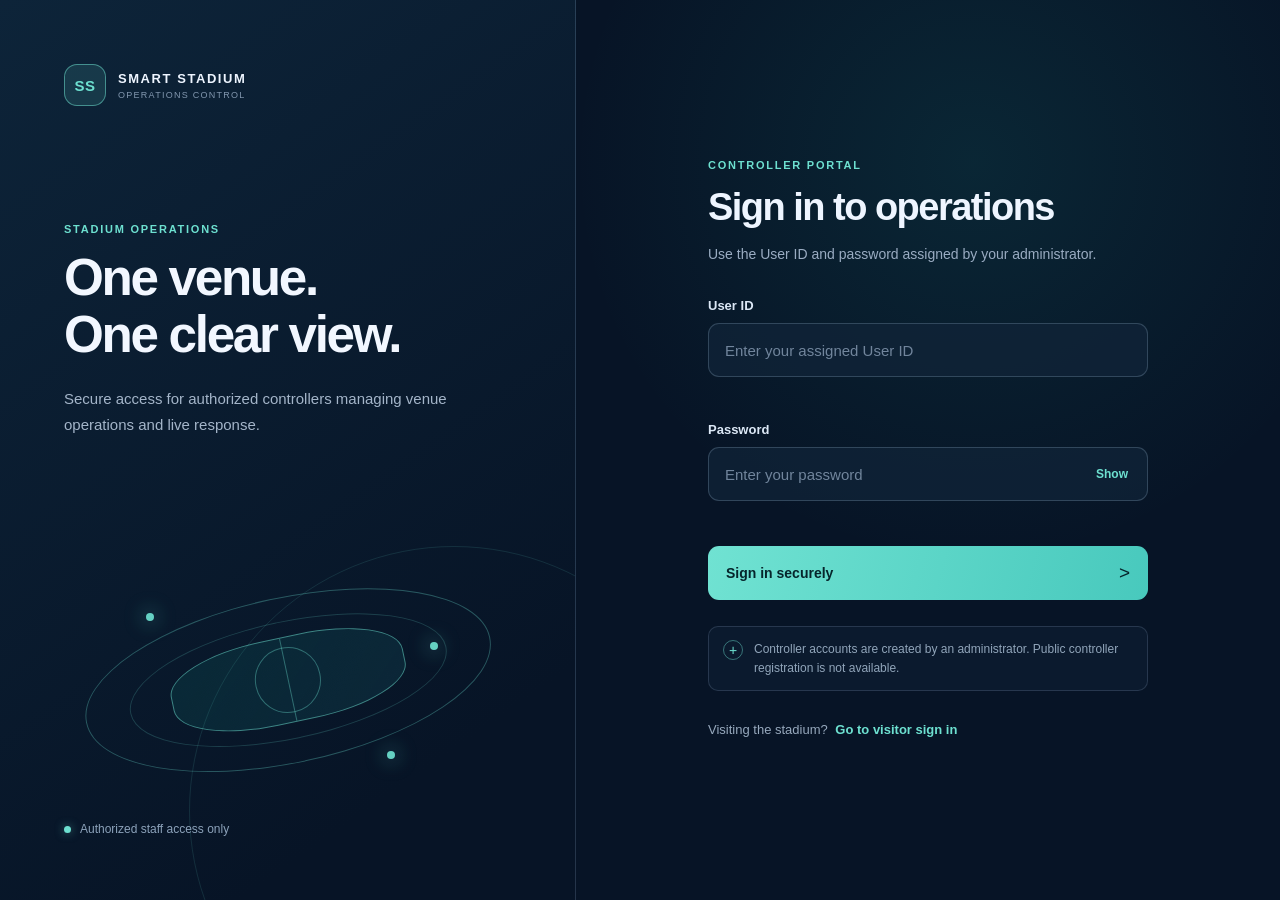
<file: frontend/operations-dashboard/index.html>
<!DOCTYPE html>
<html lang="en">
<head>
    <meta charset="UTF-8">
    <meta name="viewport" content="width=device-width, initial-scale=1.0">
    <meta name="theme-color" content="#08111f">
    <meta name="api-base-url" content="http://127.0.0.1:8000">
    <title>Operations Control Center | Smart Stadium</title>
    <link rel="stylesheet" href="operations.css">
    <script src="operations.js" defer></script>
</head>
<body class="auth-pending">
    <div class="app-shell">
        <aside class="sidebar" id="operations-sidebar" aria-label="Operations sidebar">
            <a class="brand" href="#overview" aria-label="Smart Stadium Operations home">
                <span class="brand-mark">SS</span>
                <span class="brand-copy">
                    <strong>SMART STADIUM</strong>
                    <small>OPERATIONS</small>
                </span>
            </a>

            <div class="venue-status">
                <span class="status-dot" aria-hidden="true"></span>
                <span>CONTROL CENTER</span>
                <span class="live-label">LIVE</span>
            </div>

            <nav class="primary-nav" aria-label="Operations navigation">
                <a class="nav-link is-active" href="#overview">
                    <span class="nav-icon" aria-hidden="true">▦</span>
                    <span>Overview</span>
                </a>
                <a class="nav-link" href="#gates">
                    <span class="nav-icon" aria-hidden="true">⇄</span>
                    <span>Gate management</span>
                </a>
                <a class="nav-link" href="#staff">
                    <span class="nav-icon" aria-hidden="true">♙</span>
                    <span>Staff management</span>
                </a>
                <a class="nav-link" href="#incidents">
                    <span class="nav-icon" aria-hidden="true">!</span>
                    <span>Incidents</span>
                    <span class="nav-count" id="nav-incident-count">3</span>
                </a>
                <a class="nav-link" href="#emergency">
                    <span class="nav-icon" aria-hidden="true">✚</span>
                    <span>Emergency response</span>
                </a>
                <a class="nav-link" href="#facilities">
                    <span class="nav-icon" aria-hidden="true">⌂</span>
                    <span>Facilities</span>
                </a>
            </nav>

            <div class="sidebar-footer">
                <span class="operator-avatar" aria-hidden="true">AM</span>
                <span class="operator-copy">
                    <strong>Alex Morgan</strong>
                    <small>Operations lead</small>
                </span>
                <span class="operator-state" title="On duty" aria-label="On duty"></span>
                <button class="sidebar-logout" id="dashboard-logout" type="button" aria-label="Sign out" title="Sign out" disabled>↪</button>
            </div>
        </aside>

        <button class="sidebar-backdrop" id="sidebar-backdrop" type="button" aria-label="Close navigation" aria-hidden="true" tabindex="-1"></button>

        <div class="main-shell">
            <header class="topbar">
                <button class="menu-toggle" id="menu-toggle" type="button" aria-label="Open navigation" aria-controls="operations-sidebar" aria-expanded="false">
                    <span></span><span></span><span></span>
                </button>
                <div class="breadcrumbs">
                    <span>Operations</span>
                    <span class="breadcrumb-divider" aria-hidden="true">/</span>
                    <strong>Control center</strong>
                </div>
                <div class="topbar-meta">
                    <span class="shift-indicator"><span class="status-dot" aria-hidden="true"></span> Shift A · On duty</span>
                    <span class="topbar-divider" aria-hidden="true"></span>
                    <time id="current-time">--:--</time>
                </div>
            </header>

            <main class="content">
                <section class="page-heading" id="overview" aria-labelledby="page-title">
                    <div>
                        <p class="eyebrow">STADIUM OPERATIONS</p>
                        <h1 id="page-title">Control center</h1>
                        <p class="page-description">A live operational snapshot for stadium teams and response staff.</p>
                    </div>
                    <span class="demo-tag"><span class="status-dot" aria-hidden="true"></span> Frontend demonstration data</span>
                </section>

                <section class="overview-grid" aria-label="Operations overview">
                    <article class="metric-card">
                        <div class="metric-top">
                            <span class="metric-icon staff-icon" aria-hidden="true">♙</span>
                            <span class="metric-caption">CURRENT SHIFT</span>
                        </div>
                        <strong class="metric-value" id="staff-on-duty">12</strong>
                        <span class="metric-label">Staff on duty</span>
                    </article>
                    <article class="metric-card">
                        <div class="metric-top">
                            <span class="metric-icon security-icon" aria-hidden="true">◈</span>
                            <span class="metric-caption">DEPLOYED</span>
                        </div>
                        <strong class="metric-value" id="security-count">4</strong>
                        <span class="metric-label">Security personnel</span>
                    </article>
                    <article class="metric-card">
                        <div class="metric-top">
                            <span class="metric-icon medical-icon" aria-hidden="true">✚</span>
                            <span class="metric-caption">READY</span>
                        </div>
                        <strong class="metric-value" id="medical-count">3</strong>
                        <span class="metric-label">Medical team members</span>
                    </article>
                    <article class="metric-card metric-card-alert">
                        <div class="metric-top">
                            <span class="metric-icon incident-icon" aria-hidden="true">!</span>
                            <span class="metric-caption">REQUIRES ATTENTION</span>
                        </div>
                        <strong class="metric-value" id="active-incident-count">3</strong>
                        <span class="metric-label">Active incidents</span>
                    </article>
                    <article class="metric-card">
                        <div class="metric-top">
                            <span class="metric-icon gate-icon" aria-hidden="true">⇄</span>
                            <span class="metric-caption">OPEN OR BUSY</span>
                        </div>
                        <strong class="metric-value" id="operational-gate-count">5 <small>/ 6</small></strong>
                        <span class="metric-label">Gates operational</span>
                    </article>
                </section>

                <div class="primary-grid">
                    <section class="panel" id="gates" aria-labelledby="gates-title">
                        <div class="panel-heading">
                            <div>
                                <p class="eyebrow">ACCESS CONTROL</p>
                                <h2 id="gates-title">Gate management</h2>
                            </div>
                            <span class="panel-count">6 gates</span>
                        </div>
                        <div class="table-scroll">
                            <table class="operations-table">
                                <thead>
                                    <tr>
                                        <th scope="col">Gate</th>
                                        <th scope="col">Status</th>
                                        <th scope="col">Crowd level</th>
                                        <th scope="col">Security assigned</th>
                                    </tr>
                                </thead>
                                <tbody id="gate-table-body">
                                    <tr data-gate-status="Open">
                                        <td data-label="Gate"><span class="gate-id">G-01</span><strong>North Main Gate</strong></td>
                                        <td data-label="Status"><span class="status-pill status-open">Open</span></td>
                                        <td data-label="Crowd level"><span class="crowd-level crowd-low"><span></span>Low · 28%</span></td>
                                        <td data-label="Security assigned">Maya Chen <small>· 4 staff</small></td>
                                    </tr>
                                    <tr data-gate-status="Busy">
                                        <td data-label="Gate"><span class="gate-id">G-02</span><strong>East Concourse</strong></td>
                                        <td data-label="Status"><span class="status-pill status-busy">Busy</span></td>
                                        <td data-label="Crowd level"><span class="crowd-level crowd-high"><span></span>High · 82%</span></td>
                                        <td data-label="Security assigned">Omar Patel <small>· 6 staff</small></td>
                                    </tr>
                                    <tr data-gate-status="Open">
                                        <td data-label="Gate"><span class="gate-id">G-03</span><strong>South Plaza Gate</strong></td>
                                        <td data-label="Status"><span class="status-pill status-open">Open</span></td>
                                        <td data-label="Crowd level"><span class="crowd-level crowd-medium"><span></span>Moderate · 56%</span></td>
                                        <td data-label="Security assigned">Ethan Cole <small>· 3 staff</small></td>
                                    </tr>
                                    <tr data-gate-status="Closed">
                                        <td data-label="Gate"><span class="gate-id">G-04</span><strong>West Service Gate</strong></td>
                                        <td data-label="Status"><span class="status-pill status-closed">Closed</span></td>
                                        <td data-label="Crowd level"><span class="crowd-level crowd-low"><span></span>Low · 12%</span></td>
                                        <td data-label="Security assigned">Nia Brooks <small>· 2 staff</small></td>
                                    </tr>
                                    <tr data-gate-status="Open">
                                        <td data-label="Gate"><span class="gate-id">G-05</span><strong>VIP Entrance</strong></td>
                                        <td data-label="Status"><span class="status-pill status-open">Open</span></td>
                                        <td data-label="Crowd level"><span class="crowd-level crowd-low"><span></span>Low · 21%</span></td>
                                        <td data-label="Security assigned">Maya Chen <small>· 2 staff</small></td>
                                    </tr>
                                    <tr data-gate-status="Busy">
                                        <td data-label="Gate"><span class="gate-id">G-06</span><strong>Transit Gate</strong></td>
                                        <td data-label="Status"><span class="status-pill status-busy">Busy</span></td>
                                        <td data-label="Crowd level"><span class="crowd-level crowd-medium"><span></span>Moderate · 68%</span></td>
                                        <td data-label="Security assigned">Omar Patel <small>· 4 staff</small></td>
                                    </tr>
                                </tbody>
                            </table>
                        </div>
                    </section>

                    <section class="panel" id="incidents" aria-labelledby="incidents-title">
                        <div class="panel-heading">
                            <div>
                                <p class="eyebrow">RESPONSE QUEUE</p>
                                <h2 id="incidents-title">Incident management</h2>
                            </div>
                            <span class="panel-count" id="incident-summary">3 active</span>
                        </div>
                        <div class="table-scroll">
                            <table class="operations-table incident-table">
                                <thead>
                                    <tr>
                                        <th scope="col">Incident</th>
                                        <th scope="col">Priority</th>
                                        <th scope="col">Response team</th>
                                        <th scope="col">Status</th>
                                    </tr>
                                </thead>
                                <tbody id="incident-table-body">
                                    <tr data-incident-row data-status="In Progress">
                                        <td data-label="Incident"><span class="incident-id">INC-204</span><strong>Medical assistance requested</strong><small>East Stand · Section 112</small></td>
                                        <td data-label="Priority"><span class="priority-pill priority-high">High</span></td>
                                        <td data-label="Response team">Medical team A</td>
                                        <td data-label="Status">
                                            <select class="status-select" aria-label="Update status for INC-204" data-status="In Progress">
                                                <option>Reported</option><option selected>In Progress</option><option>Resolved</option>
                                            </select>
                                        </td>
                                    </tr>
                                    <tr data-incident-row data-status="Reported">
                                        <td data-label="Incident"><span class="incident-id">INC-203</span><strong>Queue buildup at entry</strong><small>East Concourse · Gate G-02</small></td>
                                        <td data-label="Priority"><span class="priority-pill priority-critical">Critical</span></td>
                                        <td data-label="Response team">Security team B</td>
                                        <td data-label="Status">
                                            <select class="status-select" aria-label="Update status for INC-203" data-status="Reported">
                                                <option selected>Reported</option><option>In Progress</option><option>Resolved</option>
                                            </select>
                                        </td>
                                    </tr>
                                    <tr data-incident-row data-status="Reported">
                                        <td data-label="Incident"><span class="incident-id">INC-202</span><strong>Spill reported in aisle</strong><small>North Concourse · Aisle 4</small></td>
                                        <td data-label="Priority"><span class="priority-pill priority-medium">Medium</span></td>
                                        <td data-label="Response team">Cleaning team 1</td>
                                        <td data-label="Status">
                                            <select class="status-select" aria-label="Update status for INC-202" data-status="Reported">
                                                <option selected>Reported</option><option>In Progress</option><option>Resolved</option>
                                            </select>
                                        </td>
                                    </tr>
                                    <tr data-incident-row data-status="Resolved">
                                        <td data-label="Incident"><span class="incident-id">INC-201</span><strong>Lost property assistance</strong><small>Guest services · West Lobby</small></td>
                                        <td data-label="Priority"><span class="priority-pill priority-low">Low</span></td>
                                        <td data-label="Response team">Guest services</td>
                                        <td data-label="Status">
                                            <select class="status-select" aria-label="Update status for INC-201" data-status="Resolved">
                                                <option>Reported</option><option>In Progress</option><option selected>Resolved</option>
                                            </select>
                                        </td>
                                    </tr>
                                </tbody>
                            </table>
                        </div>
                        <p class="panel-footnote">Changing an incident status updates this local demonstration only.</p>
                    </section>
                </div>

                <section class="panel" id="staff" aria-labelledby="staff-title">
                    <div class="panel-heading">
                        <div>
                            <p class="eyebrow">SHIFT ROSTER</p>
                            <h2 id="staff-title">Staff management</h2>
                        </div>
                        <span class="panel-count">12 team members</span>
                    </div>
                    <div class="table-scroll">
                        <table class="operations-table">
                            <thead>
                                <tr>
                                    <th scope="col">Staff member</th>
                                    <th scope="col">Team</th>
                                    <th scope="col">Assigned zone</th>
                                    <th scope="col">Availability</th>
                                </tr>
                            </thead>
                            <tbody id="staff-table-body">
                                <tr data-team="security"><td data-label="Staff member"><strong>Maya Chen</strong></td><td data-label="Team"><span class="team-tag team-security">Security</span></td><td data-label="Assigned zone">North Gate · G-01</td><td data-label="Availability"><span class="availability available">Available</span></td></tr>
                                <tr data-team="security"><td data-label="Staff member"><strong>Omar Patel</strong></td><td data-label="Team"><span class="team-tag team-security">Security</span></td><td data-label="Assigned zone">East Concourse · G-02</td><td data-label="Availability"><span class="availability assigned">Assigned</span></td></tr>
                                <tr data-team="security"><td data-label="Staff member"><strong>Ethan Cole</strong></td><td data-label="Team"><span class="team-tag team-security">Security</span></td><td data-label="Assigned zone">South Plaza · G-03</td><td data-label="Availability"><span class="availability available">Available</span></td></tr>
                                <tr data-team="security"><td data-label="Staff member"><strong>Nia Brooks</strong></td><td data-label="Team"><span class="team-tag team-security">Security</span></td><td data-label="Assigned zone">West Service Gate</td><td data-label="Availability"><span class="availability break">On break</span></td></tr>
                                <tr data-team="medical"><td data-label="Staff member"><strong>Dr. Lena Park</strong></td><td data-label="Team"><span class="team-tag team-medical">Medical</span></td><td data-label="Assigned zone">First aid · East Stand</td><td data-label="Availability"><span class="availability assigned">Responding</span></td></tr>
                                <tr data-team="medical"><td data-label="Staff member"><strong>Sam Rivera</strong></td><td data-label="Team"><span class="team-tag team-medical">Medical</span></td><td data-label="Assigned zone">Medical post · Gate G-03</td><td data-label="Availability"><span class="availability available">Available</span></td></tr>
                                <tr data-team="medical"><td data-label="Staff member"><strong>Noah Kim</strong></td><td data-label="Team"><span class="team-tag team-medical">Medical</span></td><td data-label="Assigned zone">North concourse clinic</td><td data-label="Availability"><span class="availability available">Available</span></td></tr>
                                <tr data-team="cleaning"><td data-label="Staff member"><strong>Tara Singh</strong></td><td data-label="Team"><span class="team-tag team-cleaning">Cleaning</span></td><td data-label="Assigned zone">North Concourse · Aisle 4</td><td data-label="Availability"><span class="availability assigned">Responding</span></td></tr>
                                <tr data-team="cleaning"><td data-label="Staff member"><strong>Leo Martin</strong></td><td data-label="Team"><span class="team-tag team-cleaning">Cleaning</span></td><td data-label="Assigned zone">South Plaza facilities</td><td data-label="Availability"><span class="availability available">Available</span></td></tr>
                                <tr data-team="ground"><td data-label="Staff member"><strong>Ava Ortiz</strong></td><td data-label="Team"><span class="team-tag team-ground">Ground operations</span></td><td data-label="Assigned zone">Field perimeter</td><td data-label="Availability"><span class="availability available">Available</span></td></tr>
                                <tr data-team="ground"><td data-label="Staff member"><strong>Jae Wilson</strong></td><td data-label="Team"><span class="team-tag team-ground">Ground operations</span></td><td data-label="Assigned zone">West service tunnel</td><td data-label="Availability"><span class="availability assigned">Assigned</span></td></tr>
                                <tr data-team="ground"><td data-label="Staff member"><strong>Victor Stone</strong></td><td data-label="Team"><span class="team-tag team-ground">Ground operations</span></td><td data-label="Assigned zone">Loading dock · North</td><td data-label="Availability"><span class="availability available">Available</span></td></tr>
                            </tbody>
                        </table>
                    </div>
                </section>

                <div class="secondary-grid">
                    <section class="panel" id="emergency" aria-labelledby="emergency-title">
                        <div class="panel-heading">
                            <div>
                                <p class="eyebrow">SAFETY & RESPONSE</p>
                                <h2 id="emergency-title">Emergency response</h2>
                            </div>
                            <span class="status-pill status-open">Ready</span>
                        </div>
                        <div class="response-group">
                            <h3>Emergency exits</h3>
                            <ul class="status-list">
                                <li><span><strong>North exits</strong><small>Upper concourse · E-01, E-02</small></span><span class="status-pill status-open">Clear</span></li>
                                <li><span><strong>East exits</strong><small>East stand · E-03, E-04</small></span><span class="status-pill status-busy">Monitored</span></li>
                                <li><span><strong>South exit</strong><small>South plaza · E-05</small></span><span class="status-pill status-open">Clear</span></li>
                            </ul>
                        </div>
                        <div class="response-group">
                            <h3>Medical assistance locations</h3>
                            <ul class="status-list">
                                <li><span><strong>First aid station</strong><small>East Stand · Section 112</small></span><span class="status-pill status-busy">Responding</span></li>
                                <li><span><strong>Medical post</strong><small>South Gate · G-03</small></span><span class="status-pill status-open">Available</span></li>
                            </ul>
                        </div>
                        <div class="team-readiness">
                            <span><span class="status-dot" aria-hidden="true"></span> Response teams</span>
                            <strong>3 available <small>· 1 responding</small></strong>
                        </div>
                    </section>

                    <section class="panel" id="facilities" aria-labelledby="facilities-title">
                        <div class="panel-heading">
                            <div>
                                <p class="eyebrow">VENUE SERVICES</p>
                                <h2 id="facilities-title">Facility management</h2>
                            </div>
                            <span class="panel-count">6 monitored assets</span>
                        </div>
                        <div class="table-scroll">
                            <table class="operations-table facility-table">
                                <thead>
                                    <tr>
                                        <th scope="col">Facility</th>
                                        <th scope="col">Location</th>
                                        <th scope="col">Status</th>
                                        <th scope="col">Operations note</th>
                                    </tr>
                                </thead>
                                <tbody>
                                    <tr><td data-label="Facility"><strong>Washrooms</strong></td><td data-label="Location">North Concourse</td><td data-label="Status"><span class="status-pill status-open">Available</span></td><td data-label="Operations note">Routine checks complete</td></tr>
                                    <tr><td data-label="Facility"><strong>Washrooms</strong></td><td data-label="Location">East Stand · Level 2</td><td data-label="Status"><span class="status-pill status-busy">Maintenance</span></td><td data-label="Operations note">Cleaning team assigned</td></tr>
                                    <tr><td data-label="Facility"><strong>Food outlets</strong></td><td data-label="Location">East Concourse</td><td data-label="Status"><span class="status-pill status-busy">Busy</span></td><td data-label="Operations note">Queue monitoring active</td></tr>
                                    <tr><td data-label="Facility"><strong>Parking</strong></td><td data-label="Location">Lot P1 · North</td><td data-label="Status"><span class="status-pill status-open">Available</span></td><td data-label="Operations note">Spaces available</td></tr>
                                    <tr><td data-label="Facility"><strong>Medical station</strong></td><td data-label="Location">South Gate · G-03</td><td data-label="Status"><span class="status-pill status-open">Staffed</span></td><td data-label="Operations note">Medical team on site</td></tr>
                                    <tr><td data-label="Facility"><strong>Emergency exit</strong></td><td data-label="Location">North Concourse · E-01</td><td data-label="Status"><span class="status-pill status-open">Clear</span></td><td data-label="Operations note">Route inspection complete</td></tr>
                                </tbody>
                            </table>
                        </div>
                    </section>
                </div>
                <footer class="page-footer">Smart Stadium Operations · Demonstration interface · No live backend connection</footer>
            </main>
        </div>
    </div>
</body>
</html>
</file>
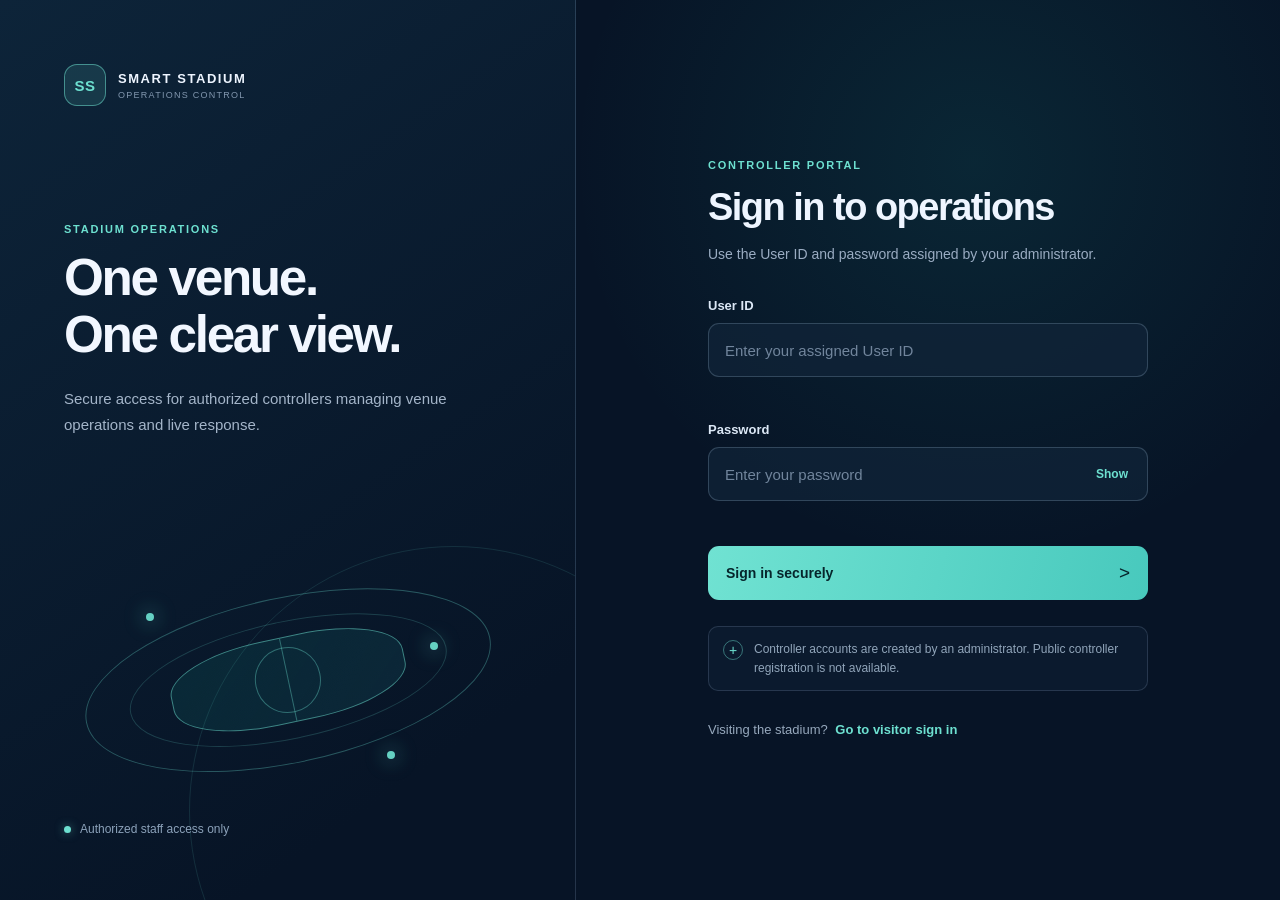
<file: frontend/auth/controller-login.html>
<!DOCTYPE html>
<html lang="en">
<head>
    <meta charset="UTF-8">
    <meta name="viewport" content="width=device-width, initial-scale=1.0">
    <meta name="api-base-url" content="http://127.0.0.1:8000">
    <meta name="theme-color" content="#071426">
    <title>Controller Sign In | Smart Stadium</title>
    <link rel="stylesheet" href="controller-login.css">
    <script src="controller-login.js" defer></script>
</head>
<body>
    <main class="controller-page">
        <section class="brand-panel" aria-label="Smart Stadium operations">
            <a class="brand" href="controller-login.html" aria-label="Smart Stadium controller sign in">
                <span class="brand-mark" aria-hidden="true">SS</span>
                <span class="brand-copy">
                    <strong>SMART STADIUM</strong>
                    <small>OPERATIONS CONTROL</small>
                </span>
            </a>

            <div class="brand-message">
                <p class="eyebrow">STADIUM OPERATIONS</p>
                <h1>One venue.<br>One clear view.</h1>
                <p>Secure access for authorized controllers managing venue operations and live response.</p>
            </div>

            <div class="venue-graphic" aria-hidden="true">
                <span class="venue-orbit orbit-outer"></span>
                <span class="venue-orbit orbit-inner"></span>
                <span class="venue-field">
                    <span class="field-line"></span>
                    <span class="field-center"></span>
                </span>
                <span class="signal signal-one"></span>
                <span class="signal signal-two"></span>
                <span class="signal signal-three"></span>
            </div>

            <p class="panel-note"><span class="live-dot"></span> Authorized staff access only</p>
        </section>

        <section class="login-panel" aria-labelledby="login-title">
            <div class="login-card">
                <div class="mobile-brand">
                    <span class="brand-mark" aria-hidden="true">SS</span>
                    <strong>SMART STADIUM</strong>
                </div>

                <p class="eyebrow">CONTROLLER PORTAL</p>
                <h2 id="login-title">Sign in to operations</h2>
                <p class="intro-copy">Use the User ID and password assigned by your administrator.</p>

                <form id="controller-login-form" novalidate>
                    <div class="field-group">
                        <label for="controller-user-id">User ID</label>
                        <input
                            id="controller-user-id"
                            name="user_id"
                            type="text"
                            autocomplete="username"
                            autocapitalize="none"
                            spellcheck="false"
                            maxlength="64"
                            placeholder="Enter your assigned User ID"
                            aria-describedby="user-id-error"
                            required
                        >
                        <p id="user-id-error" class="field-error" aria-live="polite"></p>
                    </div>

                    <div class="field-group">
                        <label for="controller-password">Password</label>
                        <div class="password-control">
                            <input
                                id="controller-password"
                                name="password"
                                type="password"
                                autocomplete="current-password"
                                placeholder="Enter your password"
                                aria-describedby="password-error"
                                required
                            >
                            <button
                                id="toggle-password"
                                class="visibility-button"
                                type="button"
                                aria-label="Show password"
                                aria-pressed="false"
                            >Show</button>
                        </div>
                        <p id="password-error" class="field-error" aria-live="polite"></p>
                    </div>

                    <button id="submit-login" class="primary-button" type="submit">
                        <span id="submit-label">Sign in securely</span>
                        <span class="button-arrow" aria-hidden="true">&gt;</span>
                    </button>
                </form>

                <p id="login-message" class="login-message" role="status" aria-live="polite" hidden></p>

                <div class="access-note">
                    <span class="lock-mark" aria-hidden="true">+</span>
                    <p>Controller accounts are created by an administrator. Public controller registration is not available.</p>
                </div>

                <p class="visitor-link">
                    Visiting the stadium?
                    <a href="user-login.html">Go to visitor sign in</a>
                </p>
            </div>
        </section>
    </main>
</body>
</html>
</file>
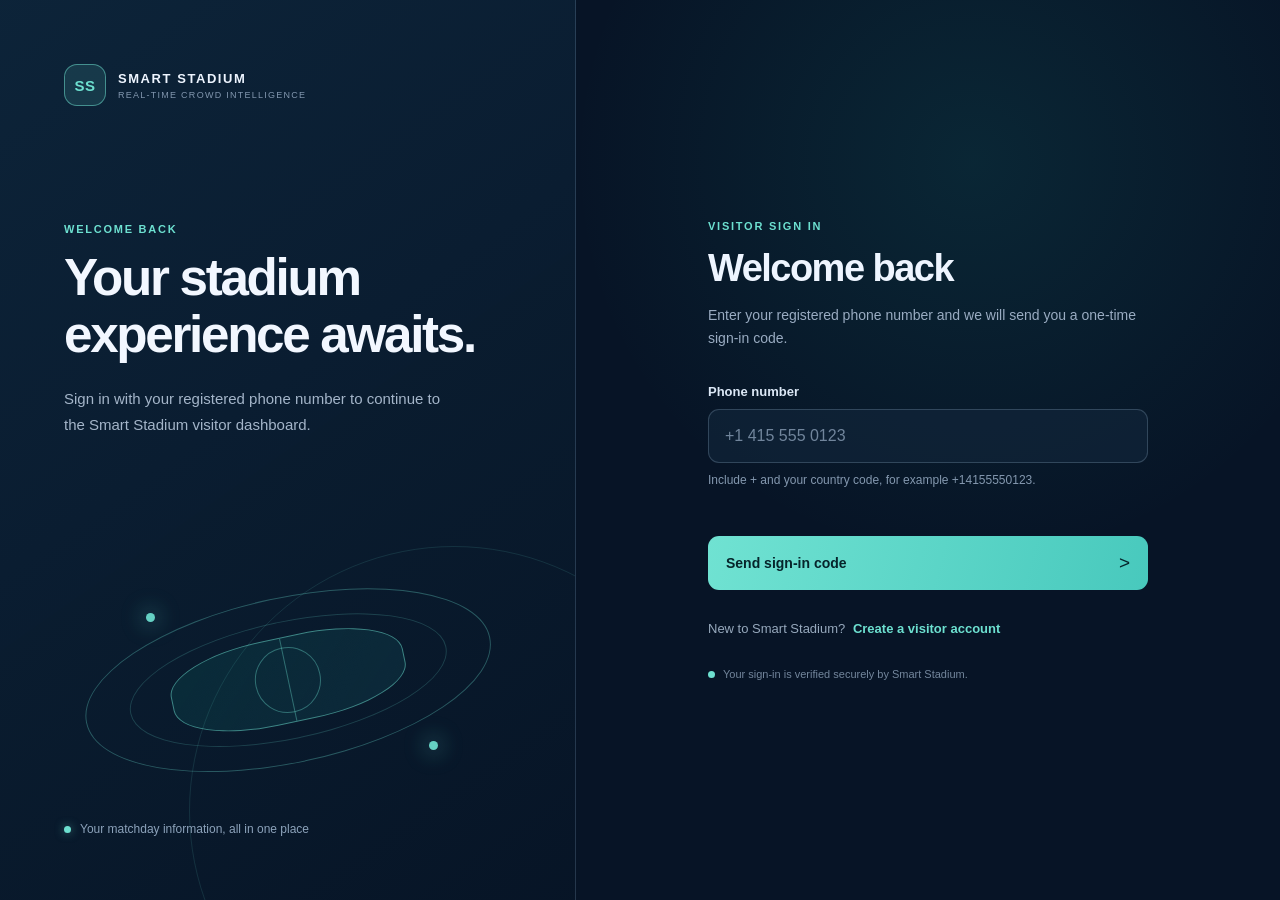
<file: frontend/auth/user-login.html>
<!DOCTYPE html>
<html lang="en">
<head>
    <meta charset="UTF-8">
    <meta name="viewport" content="width=device-width, initial-scale=1.0">
    <meta name="api-base-url" content="http://127.0.0.1:8000">
    <meta name="theme-color" content="#071426">
    <title>Visitor Sign In | Smart Stadium</title>
    <link rel="stylesheet" href="user-login.css">
    <script src="user-login.js" defer></script>
</head>
<body>
    <div class="auth-page" data-auth-mode="login" data-resend-cooldown="60">
        <aside class="welcome-panel">
            <a class="brand" href="../index.html" aria-label="Smart Stadium dashboard">
                <span class="brand-mark" aria-hidden="true">SS</span>
                <span class="brand-name">
                    <strong>SMART STADIUM</strong>
                    <small>REAL-TIME CROWD INTELLIGENCE</small>
                </span>
            </a>

            <div class="welcome-copy">
                <p class="eyebrow">WELCOME BACK</p>
                <h2>Your stadium<br>experience awaits.</h2>
                <p>Sign in with your registered phone number to continue to the Smart Stadium visitor dashboard.</p>
            </div>

            <div class="stadium-art" aria-hidden="true">
                <span class="art-ring art-ring-outer"></span>
                <span class="art-ring art-ring-inner"></span>
                <span class="art-pitch">
                    <span class="pitch-midline"></span>
                    <span class="pitch-circle"></span>
                </span>
                <span class="art-light art-light-one"></span>
                <span class="art-light art-light-two"></span>
            </div>

            <p class="welcome-footnote"><span class="status-dot"></span> Your matchday information, all in one place</p>
        </aside>

        <main class="form-region">
            <section class="auth-card" aria-labelledby="page-title">
                <div class="mobile-brand">
                    <span class="brand-mark" aria-hidden="true">SS</span>
                    <strong>SMART STADIUM</strong>
                </div>

                <p class="eyebrow">VISITOR SIGN IN</p>
                <h1 id="page-title">Welcome back</h1>
                <p class="intro-copy">Enter your registered phone number and we will send you a one-time sign-in code.</p>

                <div id="phone-step" class="auth-step">
                    <form id="phone-form" novalidate>
                        <label for="phone-number">Phone number</label>
                        <input
                            id="phone-number"
                            name="phone_number"
                            type="tel"
                            inputmode="tel"
                            autocomplete="tel"
                            placeholder="+1 415 555 0123"
                            maxlength="20"
                            aria-describedby="phone-hint phone-error"
                            required
                        >
                        <p id="phone-hint" class="field-hint">Include + and your country code, for example +14155550123.</p>
                        <p id="phone-error" class="field-error" aria-live="polite"></p>

                        <button id="request-otp" class="primary-button" type="submit">
                            <span>Send sign-in code</span>
                            <span class="button-arrow" aria-hidden="true">&gt;</span>
                        </button>
                    </form>
                </div>

                <div id="otp-step" class="auth-step" hidden>
                    <form id="otp-form" novalidate>
                        <label for="otp-code">Verification code</label>
                        <input
                            id="otp-code"
                            name="code"
                            type="text"
                            inputmode="numeric"
                            autocomplete="one-time-code"
                            pattern="[0-9]{6}"
                            maxlength="6"
                            placeholder="6 digits"
                            aria-describedby="otp-hint otp-error"
                            required
                        >
                        <p id="otp-hint" class="field-hint">Enter the 6-digit code sent to <strong id="phone-display"></strong>.</p>
                        <p id="otp-error" class="field-error" aria-live="polite"></p>

                        <button id="verify-otp" class="primary-button" type="submit">
                            <span>Sign in securely</span>
                            <span class="button-arrow" aria-hidden="true">&gt;</span>
                        </button>
                    </form>

                    <div class="otp-actions">
                        <button id="resend-otp" class="text-button" type="button" disabled>Resend code in 60s</button>
                        <button id="change-phone" class="text-button" type="button">Use a different number</button>
                    </div>
                </div>

                <p id="form-message" class="form-message" role="status" aria-live="polite" hidden></p>

                <p class="auth-switch">
                    New to Smart Stadium?
                    <a href="user-signup.html">Create a visitor account</a>
                </p>
                <p class="security-note"><span aria-hidden="true"></span> Your sign-in is verified securely by Smart Stadium.</p>
            </section>
        </main>
    </div>
</body>
</html>
</file>
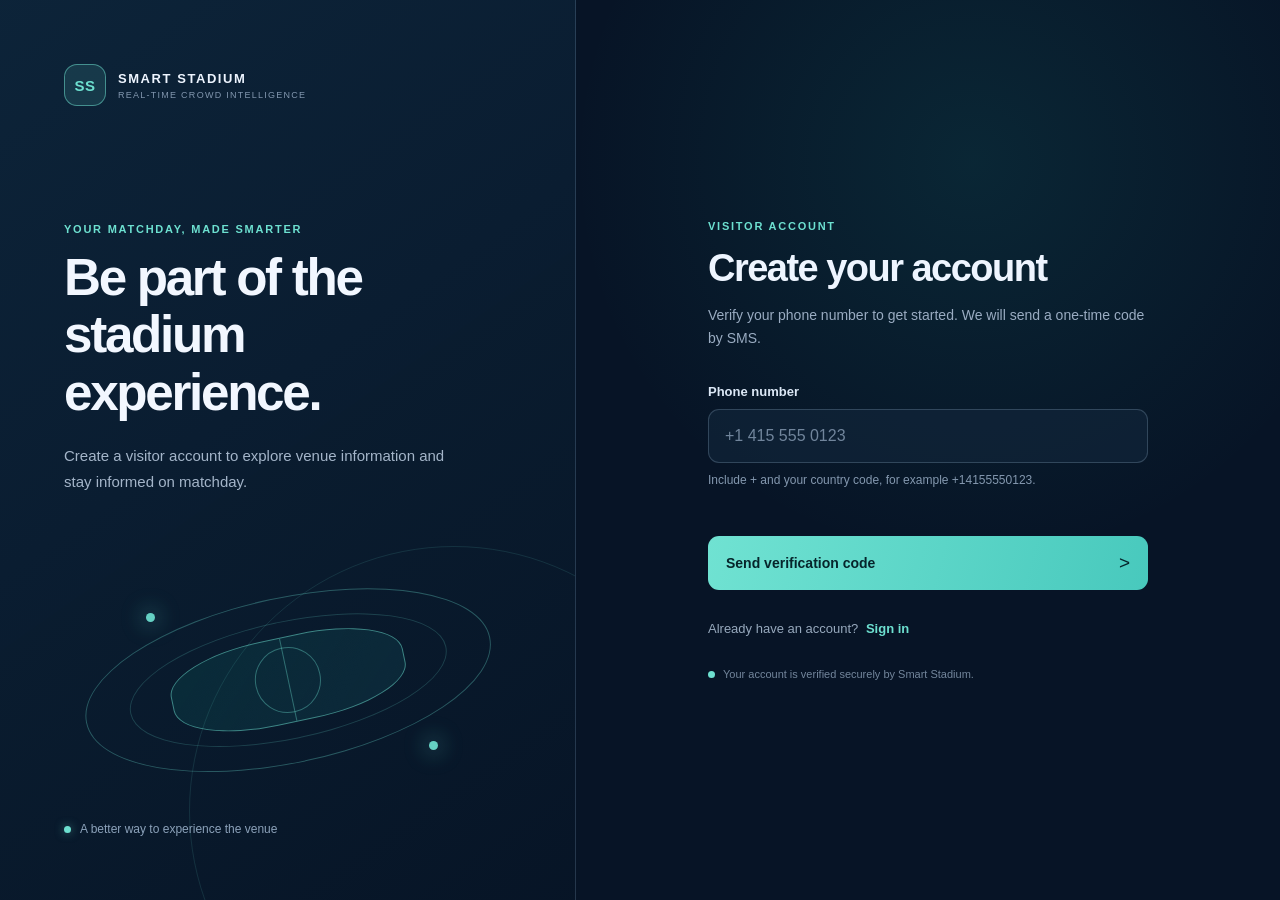
<file: frontend/auth/user-signup.html>
<!DOCTYPE html>
<html lang="en">
<head>
    <meta charset="UTF-8">
    <meta name="viewport" content="width=device-width, initial-scale=1.0">
    <meta name="api-base-url" content="http://127.0.0.1:8000">
    <meta name="theme-color" content="#071426">
    <title>Visitor Sign Up | Smart Stadium</title>
    <link rel="stylesheet" href="user-login.css">
    <script src="user-login.js" defer></script>
</head>
<body>
    <div class="auth-page" data-auth-mode="signup" data-resend-cooldown="60">
        <aside class="welcome-panel">
            <a class="brand" href="../index.html" aria-label="Smart Stadium dashboard">
                <span class="brand-mark" aria-hidden="true">SS</span>
                <span class="brand-name">
                    <strong>SMART STADIUM</strong>
                    <small>REAL-TIME CROWD INTELLIGENCE</small>
                </span>
            </a>

            <div class="welcome-copy">
                <p class="eyebrow">YOUR MATCHDAY, MADE SMARTER</p>
                <h2>Be part of the<br>stadium experience.</h2>
                <p>Create a visitor account to explore venue information and stay informed on matchday.</p>
            </div>

            <div class="stadium-art" aria-hidden="true">
                <span class="art-ring art-ring-outer"></span>
                <span class="art-ring art-ring-inner"></span>
                <span class="art-pitch">
                    <span class="pitch-midline"></span>
                    <span class="pitch-circle"></span>
                </span>
                <span class="art-light art-light-one"></span>
                <span class="art-light art-light-two"></span>
            </div>

            <p class="welcome-footnote"><span class="status-dot"></span> A better way to experience the venue</p>
        </aside>

        <main class="form-region">
            <section class="auth-card" aria-labelledby="page-title">
                <div class="mobile-brand">
                    <span class="brand-mark" aria-hidden="true">SS</span>
                    <strong>SMART STADIUM</strong>
                </div>

                <p class="eyebrow">VISITOR ACCOUNT</p>
                <h1 id="page-title">Create your account</h1>
                <p class="intro-copy">Verify your phone number to get started. We will send a one-time code by SMS.</p>

                <div id="phone-step" class="auth-step">
                    <form id="phone-form" novalidate>
                        <label for="phone-number">Phone number</label>
                        <input
                            id="phone-number"
                            name="phone_number"
                            type="tel"
                            inputmode="tel"
                            autocomplete="tel"
                            placeholder="+1 415 555 0123"
                            maxlength="20"
                            aria-describedby="phone-hint phone-error"
                            required
                        >
                        <p id="phone-hint" class="field-hint">Include + and your country code, for example +14155550123.</p>
                        <p id="phone-error" class="field-error" aria-live="polite"></p>

                        <button id="request-otp" class="primary-button" type="submit">
                            <span>Send verification code</span>
                            <span class="button-arrow" aria-hidden="true">&gt;</span>
                        </button>
                    </form>
                </div>

                <div id="otp-step" class="auth-step" hidden>
                    <form id="otp-form" novalidate>
                        <label for="otp-code">Verification code</label>
                        <input
                            id="otp-code"
                            name="code"
                            type="text"
                            inputmode="numeric"
                            autocomplete="one-time-code"
                            pattern="[0-9]{6}"
                            maxlength="6"
                            placeholder="6 digits"
                            aria-describedby="otp-hint otp-error"
                            required
                        >
                        <p id="otp-hint" class="field-hint">Enter the 6-digit code sent to <strong id="phone-display"></strong>.</p>
                        <p id="otp-error" class="field-error" aria-live="polite"></p>

                        <button id="verify-otp" class="primary-button" type="submit">
                            <span>Create visitor account</span>
                            <span class="button-arrow" aria-hidden="true">&gt;</span>
                        </button>
                    </form>

                    <div class="otp-actions">
                        <button id="resend-otp" class="text-button" type="button" disabled>Resend code in 60s</button>
                        <button id="change-phone" class="text-button" type="button">Use a different number</button>
                    </div>
                </div>

                <p id="form-message" class="form-message" role="status" aria-live="polite" hidden></p>

                <p class="auth-switch">
                    Already have an account?
                    <a href="user-login.html">Sign in</a>
                </p>
                <p class="security-note"><span aria-hidden="true"></span> Your account is verified securely by Smart Stadium.</p>
            </section>
        </main>
    </div>
</body>
</html>
</file>
<file: frontend/operations-dashboard/operations.css>
:root {
    color-scheme: dark;
    --page: #08111f;
    --sidebar: #0b1524;
    --panel: #111d2d;
    --panel-raised: #162438;
    --line: #233247;
    --line-soft: rgba(148, 163, 184, 0.13);
    --text: #e7eef8;
    --muted: #91a1b6;
    --faint: #64748b;
    --blue: #53a8ff;
    --green: #41d5a0;
    --amber: #f5b84b;
    --red: #fb7185;
    font-family: Inter, ui-sans-serif, system-ui, -apple-system, BlinkMacSystemFont, "Segoe UI", sans-serif;
}

* {
    box-sizing: border-box;
}

html {
    min-width: 320px;
    scroll-behavior: smooth;
    scroll-padding-top: 88px;
}

body {
    min-width: 320px;
    min-height: 100vh;
    margin: 0;
    background: var(--page);
    color: var(--text);
    font-size: 14px;
}

body.auth-pending {
    visibility: hidden;
}

button,
select {
    font: inherit;
}

button,
a,
select {
    -webkit-tap-highlight-color: transparent;
}

a {
    color: inherit;
    text-decoration: none;
}

button:focus-visible,
a:focus-visible,
select:focus-visible {
    outline: 2px solid var(--blue);
    outline-offset: 3px;
}

.app-shell {
    min-height: 100vh;
}

.sidebar {
    position: fixed;
    z-index: 20;
    inset: 0 auto 0 0;
    display: flex;
    width: 252px;
    flex-direction: column;
    padding: 24px 16px 16px;
    border-right: 1px solid var(--line-soft);
    background: var(--sidebar);
}

.brand {
    display: flex;
    min-height: 48px;
    align-items: center;
    gap: 12px;
    padding: 0 8px;
}

.brand-mark {
    display: grid;
    width: 38px;
    height: 38px;
    flex: 0 0 38px;
    place-items: center;
    border: 1px solid rgba(83, 168, 255, 0.3);
    border-radius: 12px;
    background: linear-gradient(145deg, rgba(83, 168, 255, 0.2), rgba(83, 168, 255, 0.05));
    color: #a6d4ff;
    font-size: 13px;
    font-weight: 800;
    letter-spacing: 0.04em;
}

.brand-copy,
.operator-copy {
    display: grid;
    min-width: 0;
    gap: 3px;
}

.brand-copy strong {
    font-size: 12px;
    letter-spacing: 0.09em;
}

.brand-copy small {
    color: var(--blue);
    font-size: 10px;
    font-weight: 700;
    letter-spacing: 0.16em;
}

.venue-status {
    display: flex;
    min-height: 36px;
    align-items: center;
    gap: 8px;
    margin: 34px 4px 16px;
    padding: 0 10px;
    border: 1px solid var(--line-soft);
    border-radius: 9px;
    color: var(--muted);
    font-size: 9px;
    font-weight: 700;
    letter-spacing: 0.1em;
}

.status-dot {
    display: inline-block;
    width: 7px;
    height: 7px;
    flex: 0 0 7px;
    border-radius: 50%;
    background: var(--green);
    box-shadow: 0 0 12px rgba(65, 213, 160, 0.38);
}

.live-label {
    margin-left: auto;
    color: var(--green);
}

.primary-nav {
    display: grid;
    gap: 5px;
}

.nav-link {
    display: flex;
    min-height: 44px;
    align-items: center;
    gap: 12px;
    padding: 0 11px;
    border: 1px solid transparent;
    border-radius: 9px;
    color: #a7b5c8;
    font-size: 12px;
    font-weight: 550;
    transition: background-color 140ms ease, color 140ms ease, border-color 140ms ease;
}

.nav-link:hover {
    background: rgba(148, 163, 184, 0.08);
    color: var(--text);
}

.nav-link.is-active {
    border-color: rgba(83, 168, 255, 0.16);
    background: rgba(83, 168, 255, 0.12);
    color: #c9e5ff;
}

.nav-icon {
    display: grid;
    width: 20px;
    height: 20px;
    flex: 0 0 20px;
    place-items: center;
    color: #92a6bd;
    font-size: 18px;
    line-height: 1;
}

.nav-link.is-active .nav-icon {
    color: var(--blue);
}

.nav-count {
    display: grid;
    min-width: 20px;
    height: 20px;
    margin-left: auto;
    padding: 0 5px;
    place-items: center;
    border-radius: 99px;
    background: rgba(251, 113, 133, 0.15);
    color: #ff9aa9;
    font-size: 10px;
    font-weight: 700;
}

.sidebar-footer {
    display: flex;
    min-height: 64px;
    align-items: center;
    gap: 10px;
    margin-top: auto;
    padding: 12px 7px 0;
    border-top: 1px solid var(--line-soft);
}

.operator-avatar {
    display: grid;
    width: 34px;
    height: 34px;
    flex: 0 0 34px;
    place-items: center;
    border-radius: 50%;
    background: #243650;
    color: #c5d9f1;
    font-size: 10px;
    font-weight: 750;
}

.operator-copy strong {
    font-size: 11px;
}

.operator-copy small {
    color: var(--muted);
    font-size: 10px;
}

.operator-state {
    width: 7px;
    height: 7px;
    margin-left: auto;
    border-radius: 50%;
    background: var(--green);
}

.sidebar-logout {
    display: grid;
    width: 34px;
    height: 34px;
    flex: 0 0 34px;
    place-items: center;
    margin-left: 4px;
    padding: 0;
    border: 1px solid var(--line);
    border-radius: 8px;
    background: var(--panel);
    color: var(--muted);
    font-size: 16px;
    cursor: pointer;
}

.sidebar-logout:hover:not(:disabled) {
    border-color: var(--red);
    color: #ff9aa9;
}

.sidebar-logout:disabled {
    cursor: wait;
    opacity: 0.65;
}

.main-shell {
    min-width: 0;
    min-height: 100vh;
    margin-left: 252px;
}

.topbar {
    position: sticky;
    z-index: 10;
    top: 0;
    display: flex;
    min-height: 64px;
    align-items: center;
    justify-content: space-between;
    gap: 16px;
    padding: 0 32px;
    border-bottom: 1px solid var(--line-soft);
    background: rgba(8, 17, 31, 0.92);
    backdrop-filter: blur(14px);
}

.breadcrumbs {
    display: flex;
    min-width: 0;
    align-items: center;
    gap: 10px;
    color: var(--muted);
    font-size: 12px;
}

.breadcrumbs strong {
    color: #dce7f4;
    font-weight: 600;
}

.breadcrumb-divider,
.topbar-divider {
    color: #43536a;
}

.topbar-meta {
    display: flex;
    align-items: center;
    gap: 16px;
    color: #a9b7c9;
    font-size: 11px;
    white-space: nowrap;
}

.shift-indicator {
    display: inline-flex;
    align-items: center;
    gap: 8px;
}

.topbar-meta time {
    min-width: 54px;
    color: #dce7f4;
    font-variant-numeric: tabular-nums;
}

.menu-toggle,
.sidebar-backdrop {
    display: none;
}

.content {
    display: grid;
    width: min(100%, 1600px);
    gap: 20px;
    margin: 0 auto;
    padding: 30px 32px 24px;
}

.page-heading {
    display: flex;
    align-items: flex-end;
    justify-content: space-between;
    gap: 20px;
    scroll-margin-top: 88px;
}

.eyebrow {
    margin: 0 0 7px;
    color: #7d93ad;
    font-size: 9px;
    font-weight: 750;
    letter-spacing: 0.15em;
}

h1,
h2,
h3,
p {
    margin-top: 0;
}

.page-heading h1 {
    margin: 0;
    font-size: clamp(24px, 3vw, 30px);
    font-weight: 680;
    letter-spacing: -0.035em;
}

.page-description {
    margin: 7px 0 0;
    color: var(--muted);
    font-size: 12px;
}

.demo-tag {
    display: inline-flex;
    min-height: 30px;
    align-items: center;
    gap: 8px;
    padding: 0 10px;
    border: 1px solid var(--line);
    border-radius: 99px;
    color: #aebbd0;
    font-size: 10px;
    white-space: nowrap;
}

.demo-tag .status-dot {
    width: 6px;
    height: 6px;
    flex-basis: 6px;
}

.overview-grid {
    display: grid;
    grid-template-columns: repeat(5, minmax(0, 1fr));
    gap: 12px;
}

.metric-card {
    display: grid;
    min-width: 0;
    min-height: 132px;
    align-content: space-between;
    gap: 10px;
    padding: 16px;
    border: 1px solid var(--line-soft);
    border-radius: 12px;
    background: linear-gradient(145deg, rgba(22, 36, 56, 0.92), rgba(17, 29, 45, 0.98));
}

.metric-card-alert {
    border-color: rgba(251, 113, 133, 0.2);
}

.metric-top {
    display: flex;
    align-items: center;
    justify-content: space-between;
    gap: 8px;
}

.metric-icon {
    display: grid;
    width: 30px;
    height: 30px;
    place-items: center;
    border-radius: 9px;
    background: rgba(83, 168, 255, 0.12);
    color: #91caff;
    font-size: 17px;
}

.security-icon {
    background: rgba(167, 139, 250, 0.12);
    color: #c4b5fd;
}

.medical-icon {
    background: rgba(65, 213, 160, 0.12);
    color: #73e5bb;
}

.incident-icon {
    background: rgba(251, 113, 133, 0.13);
    color: #ff9bab;
}

.gate-icon {
    background: rgba(245, 184, 75, 0.12);
    color: #ffd17a;
}

.metric-caption {
    color: #74869d;
    font-size: 8px;
    font-weight: 750;
    letter-spacing: 0.1em;
    text-align: right;
}

.metric-value {
    font-size: 26px;
    font-weight: 680;
    letter-spacing: -0.04em;
    line-height: 1;
    font-variant-numeric: tabular-nums;
}

.metric-value small {
    color: var(--muted);
    font-size: 14px;
    font-weight: 500;
    letter-spacing: 0;
}

.metric-label {
    color: #aab8ca;
    font-size: 11px;
}

.primary-grid,
.secondary-grid {
    display: grid;
    grid-template-columns: minmax(0, 1fr) minmax(0, 1fr);
    align-items: start;
    gap: 16px;
}

.panel {
    min-width: 0;
    padding: 18px;
    border: 1px solid var(--line-soft);
    border-radius: 13px;
    background: var(--panel);
    scroll-margin-top: 82px;
}

.panel-heading {
    display: flex;
    min-height: 42px;
    align-items: center;
    justify-content: space-between;
    gap: 12px;
    margin-bottom: 16px;
}

.panel-heading .eyebrow {
    margin-bottom: 5px;
}

.panel-heading h2 {
    margin: 0;
    font-size: 15px;
    font-weight: 620;
    letter-spacing: -0.015em;
}

.panel-count {
    color: var(--muted);
    font-size: 10px;
    white-space: nowrap;
}

.table-scroll {
    min-width: 0;
    overflow-x: auto;
    overscroll-behavior-x: contain;
    scrollbar-color: #3a4b61 transparent;
}

.operations-table {
    width: 100%;
    border-collapse: collapse;
    text-align: left;
}

.operations-table th {
    padding: 9px 10px;
    border-bottom: 1px solid var(--line);
    color: #72849b;
    font-size: 9px;
    font-weight: 700;
    letter-spacing: 0.07em;
    text-transform: uppercase;
    white-space: nowrap;
}

.operations-table td {
    padding: 11px 10px;
    border-bottom: 1px solid var(--line-soft);
    color: #c5d1df;
    font-size: 10px;
    vertical-align: middle;
}

.operations-table tbody tr:last-child td {
    border-bottom: 0;
}

.operations-table td strong {
    display: block;
    color: #e2eaf4;
    font-size: 10px;
    font-weight: 600;
}

.operations-table td small {
    color: #8293a8;
    font-size: 9px;
}

.gate-id,
.incident-id {
    display: block;
    margin-bottom: 3px;
    color: #7fa8d4;
    font-size: 8px;
    font-weight: 750;
    letter-spacing: 0.06em;
}

.status-pill,
.priority-pill,
.team-tag,
.availability {
    display: inline-flex;
    min-height: 22px;
    align-items: center;
    justify-content: center;
    padding: 2px 8px;
    border: 1px solid transparent;
    border-radius: 99px;
    font-size: 9px;
    font-weight: 650;
    white-space: nowrap;
}

.status-open,
.available {
    border-color: rgba(65, 213, 160, 0.17);
    background: rgba(65, 213, 160, 0.1);
    color: #71e1b5;
}

.status-busy,
.assigned {
    border-color: rgba(245, 184, 75, 0.17);
    background: rgba(245, 184, 75, 0.1);
    color: #ffd079;
}

.status-closed {
    border-color: rgba(148, 163, 184, 0.17);
    background: rgba(148, 163, 184, 0.1);
    color: #aab6c6;
}

.priority-low {
    background: rgba(65, 213, 160, 0.1);
    color: #71e1b5;
}

.priority-medium {
    background: rgba(83, 168, 255, 0.12);
    color: #99ccff;
}

.priority-high {
    background: rgba(245, 184, 75, 0.12);
    color: #ffd079;
}

.priority-critical {
    background: rgba(251, 113, 133, 0.13);
    color: #ff9bab;
}

.crowd-level {
    display: inline-flex;
    align-items: center;
    gap: 6px;
    white-space: nowrap;
}

.crowd-level > span {
    width: 6px;
    height: 6px;
    border-radius: 50%;
    background: currentColor;
}

.crowd-low {
    color: #71e1b5;
}

.crowd-medium {
    color: #ffd079;
}

.crowd-high {
    color: #ff9bab;
}

.status-select {
    width: 132px;
    min-height: 34px;
    padding: 0 25px 0 9px;
    border: 1px solid var(--line);
    border-radius: 7px;
    background: #0c1726;
    color: #dce7f4;
    font-size: 10px;
}

.status-select[data-status="Reported"] {
    border-color: rgba(251, 113, 133, 0.35);
}

.status-select[data-status="In Progress"] {
    border-color: rgba(245, 184, 75, 0.35);
}

.status-select[data-status="Resolved"] {
    border-color: rgba(65, 213, 160, 0.35);
}

.panel-footnote {
    margin: 13px 0 0;
    color: #72849b;
    font-size: 9px;
    line-height: 1.5;
}

.team-tag {
    min-height: 21px;
}

.team-security {
    background: rgba(167, 139, 250, 0.1);
    color: #c4b5fd;
}

.team-medical {
    background: rgba(65, 213, 160, 0.1);
    color: #71e1b5;
}

.team-cleaning {
    background: rgba(83, 168, 255, 0.1);
    color: #99ccff;
}

.team-ground {
    background: rgba(245, 184, 75, 0.1);
    color: #ffd079;
}

.break {
    border-color: rgba(148, 163, 184, 0.16);
    background: rgba(148, 163, 184, 0.08);
    color: #aab6c6;
}

.response-group + .response-group {
    margin-top: 18px;
    padding-top: 16px;
    border-top: 1px solid var(--line-soft);
}

.response-group h3 {
    margin: 0 0 9px;
    color: #9aabc0;
    font-size: 10px;
    font-weight: 650;
}

.status-list {
    display: grid;
    gap: 2px;
    margin: 0;
    padding: 0;
    list-style: none;
}

.status-list li {
    display: flex;
    min-width: 0;
    align-items: center;
    justify-content: space-between;
    gap: 10px;
    padding: 9px 0;
}

.status-list li > span:first-child {
    display: grid;
    min-width: 0;
    gap: 4px;
}

.status-list strong {
    color: #dce7f4;
    font-size: 10px;
    font-weight: 600;
}

.status-list small {
    color: #8293a8;
    font-size: 9px;
    overflow-wrap: anywhere;
}

.team-readiness {
    display: flex;
    align-items: center;
    justify-content: space-between;
    gap: 10px;
    margin-top: 16px;
    padding: 12px;
    border: 1px solid var(--line-soft);
    border-radius: 9px;
    background: rgba(8, 17, 31, 0.55);
    color: #bac8d8;
    font-size: 10px;
}

.team-readiness > span {
    display: inline-flex;
    align-items: center;
    gap: 8px;
}

.team-readiness strong {
    color: #71e1b5;
    font-size: 10px;
    white-space: nowrap;
}

.team-readiness small {
    color: var(--muted);
    font-weight: 500;
}

.page-footer {
    padding: 2px 0 8px;
    color: #61738b;
    font-size: 9px;
    text-align: center;
}

@media (max-width: 1240px) {
    .content {
        padding-right: 24px;
        padding-left: 24px;
    }

    .overview-grid {
        grid-template-columns: repeat(3, minmax(0, 1fr));
    }

    .primary-grid,
    .secondary-grid {
        grid-template-columns: minmax(0, 1fr);
    }
}

@media (max-width: 900px) {
    .sidebar {
        width: 240px;
    }

    .main-shell {
        margin-left: 240px;
    }

    .topbar {
        padding-right: 22px;
        padding-left: 22px;
    }

    .overview-grid {
        grid-template-columns: repeat(2, minmax(0, 1fr));
    }

    .primary-grid,
    .secondary-grid {
        grid-template-columns: minmax(0, 1fr);
    }
}

@media (max-width: 720px) {
    html,
    body {
        min-width: 320px;
    }

    body.drawer-open {
        overflow: hidden;
    }

    .sidebar {
        z-index: 40;
        width: min(284px, calc(100vw - 48px));
        transform: translateX(-105%);
        transition: transform 180ms ease;
    }

    .sidebar.is-open {
        transform: translateX(0);
    }

    .sidebar-backdrop {
        position: fixed;
        z-index: 30;
        inset: 0;
        display: block;
        width: 100%;
        height: 100%;
        padding: 0;
        border: 0;
        background: rgba(1, 6, 14, 0.68);
        opacity: 0;
        pointer-events: none;
        transition: opacity 180ms ease;
    }

    .sidebar-backdrop.is-visible {
        opacity: 1;
        pointer-events: auto;
    }

    .main-shell {
        margin-left: 0;
    }

    .topbar {
        min-height: 58px;
        justify-content: flex-start;
        gap: 12px;
        padding: 0 14px;
    }

    .menu-toggle {
        display: grid;
        width: 44px;
        height: 44px;
        flex: 0 0 44px;
        align-content: center;
        justify-items: center;
        gap: 4px;
        padding: 0;
        border: 1px solid var(--line);
        border-radius: 9px;
        background: var(--panel);
        cursor: pointer;
    }

    .menu-toggle span {
        width: 16px;
        height: 2px;
        border-radius: 2px;
        background: #c6d3e2;
    }

    .breadcrumbs {
        gap: 7px;
        font-size: 10px;
    }

    .topbar-meta {
        gap: 8px;
        margin-left: auto;
        font-size: 9px;
    }

    .shift-indicator {
        gap: 5px;
    }

    .shift-indicator .status-dot {
        width: 6px;
        height: 6px;
        flex-basis: 6px;
    }

    .topbar-divider {
        display: none;
    }

    .topbar-meta time {
        display: none;
    }

    .content {
        gap: 14px;
        padding: 22px 14px 20px;
    }

    .page-heading {
        align-items: flex-start;
        flex-direction: column;
        gap: 12px;
    }

    .page-description {
        max-width: 42ch;
        line-height: 1.5;
    }

    .overview-grid {
        gap: 9px;
    }

    .metric-card {
        min-height: 122px;
        padding: 13px;
    }

    .panel {
        padding: 14px;
    }

    .panel-heading {
        align-items: flex-start;
    }

    .table-scroll {
        overflow: visible;
    }

    .operations-table,
    .operations-table tbody,
    .operations-table tr,
    .operations-table td {
        display: block;
        width: 100%;
    }

    .operations-table thead {
        position: absolute;
        width: 1px;
        height: 1px;
        overflow: hidden;
        clip: rect(0, 0, 0, 0);
        white-space: nowrap;
        clip-path: inset(50%);
    }

    .operations-table tbody {
        display: grid;
        gap: 10px;
    }

    .operations-table tbody tr {
        padding: 8px 11px;
        border: 1px solid var(--line-soft);
        border-radius: 9px;
        background: rgba(8, 17, 31, 0.45);
    }

    .operations-table td {
        display: grid;
        grid-template-columns: minmax(92px, 34%) minmax(0, 1fr);
        align-items: center;
        gap: 10px;
        padding: 7px 1px;
        border: 0;
        font-size: 10px;
        overflow-wrap: anywhere;
    }

    .operations-table td::before {
        content: attr(data-label);
        color: #7e91a8;
        font-size: 9px;
        font-weight: 600;
    }

    .operations-table td strong {
        font-size: 10px;
    }

    .status-select {
        width: min(100%, 180px);
        min-height: 44px;
    }

    .team-readiness {
        align-items: flex-start;
        flex-direction: column;
    }
}

@media (max-width: 420px) {
    .topbar {
        gap: 8px;
        padding-right: 10px;
        padding-left: 10px;
    }

    .breadcrumbs {
        font-size: 9px;
    }

    .topbar-meta {
        font-size: 8px;
    }

    .content {
        padding-right: 10px;
        padding-left: 10px;
    }

    .demo-tag {
        max-width: 100%;
        white-space: normal;
    }

    .metric-card {
        min-height: 116px;
        padding: 11px;
    }

    .metric-value {
        font-size: 23px;
    }

    .panel {
        padding: 12px;
    }

    .operations-table td {
        grid-template-columns: minmax(78px, 31%) minmax(0, 1fr);
        gap: 8px;
    }
}

@media (prefers-reduced-motion: reduce) {
    *,
    *::before,
    *::after {
        scroll-behavior: auto !important;
        transition-duration: 0.01ms !important;
    }
}
</file>
<file: frontend/auth/controller-login.css>
:root {
    color-scheme: dark;
    font-family: "Segoe UI", Arial, sans-serif;
    background: #071426;
    color: #eef5ff;
    font-synthesis: none;
    text-rendering: optimizeLegibility;
    -webkit-font-smoothing: antialiased;
    --ink: #eef5ff;
    --muted: #9aacc2;
    --accent: #6de0d0;
    --accent-strong: #20bcae;
    --line: rgba(165, 190, 218, 0.18);
}

* {
    box-sizing: border-box;
}

body {
    min-width: 320px;
    min-height: 100vh;
    margin: 0;
    background:
        radial-gradient(circle at 76% 18%, rgba(32, 188, 174, 0.11), transparent 25rem),
        #071426;
}

a,
button,
input {
    font: inherit;
    -webkit-tap-highlight-color: transparent;
}

.controller-page {
    display: grid;
    min-height: 100vh;
    grid-template-columns: minmax(320px, 0.9fr) minmax(440px, 1.1fr);
}

.brand-panel {
    position: relative;
    display: flex;
    min-height: 100vh;
    flex-direction: column;
    overflow: hidden;
    padding: clamp(28px, 5vw, 68px);
    border-right: 1px solid var(--line);
    background: linear-gradient(145deg, #0d2439, #071426 82%);
}

.brand-panel::after {
    position: absolute;
    right: -9rem;
    bottom: -11rem;
    width: 33rem;
    height: 33rem;
    border: 1px solid rgba(109, 224, 208, 0.12);
    border-radius: 50%;
    content: "";
    pointer-events: none;
}

.brand {
    position: relative;
    z-index: 1;
    display: inline-flex;
    width: fit-content;
    align-items: center;
    gap: 12px;
    color: var(--ink);
    text-decoration: none;
}

.brand-mark {
    display: grid;
    width: 42px;
    height: 42px;
    flex: 0 0 42px;
    place-items: center;
    border: 1px solid rgba(109, 224, 208, 0.52);
    border-radius: 13px;
    background: rgba(109, 224, 208, 0.12);
    color: var(--accent);
    font-size: 15px;
    font-weight: 800;
    letter-spacing: 0.04em;
}

.brand-copy {
    display: grid;
    gap: 4px;
}

.brand-copy strong,
.mobile-brand strong {
    font-size: 13px;
    letter-spacing: 0.12em;
}

.brand-copy small {
    color: #8297af;
    font-size: 9px;
    letter-spacing: 0.14em;
}

.brand-message {
    position: relative;
    z-index: 1;
    max-width: 460px;
    margin-top: clamp(74px, 13vh, 142px);
}

.eyebrow {
    margin: 0 0 14px;
    color: var(--accent);
    font-size: 11px;
    font-weight: 750;
    letter-spacing: 0.16em;
    text-transform: uppercase;
}

.brand-message h1 {
    margin: 0;
    color: #f2f7ff;
    font-size: clamp(36px, 4vw, 54px);
    font-weight: 650;
    letter-spacing: -0.045em;
    line-height: 1.12;
}

.brand-message > p:last-child {
    max-width: 390px;
    margin: 22px 0 0;
    color: #a4b5c9;
    font-size: 15px;
    line-height: 1.75;
}

.venue-graphic {
    position: relative;
    width: min(100%, 430px);
    height: 240px;
    margin: auto auto 22px;
    opacity: 0.92;
}

.venue-orbit {
    position: absolute;
    top: 50%;
    left: 50%;
    display: block;
    border: 1px solid rgba(109, 224, 208, 0.35);
    border-radius: 50%;
    transform: translate(-50%, -50%) rotate(-12deg);
}

.orbit-outer {
    width: 96%;
    height: 69%;
}

.orbit-inner {
    width: 75%;
    height: 49%;
    border-color: rgba(109, 224, 208, 0.22);
}

.venue-field {
    position: absolute;
    top: 50%;
    left: 50%;
    display: block;
    width: 55%;
    height: 36%;
    overflow: hidden;
    border: 1px solid rgba(109, 224, 208, 0.55);
    border-radius: 42%;
    background: linear-gradient(135deg, rgba(18, 123, 116, 0.2), rgba(20, 69, 84, 0.4));
    transform: translate(-50%, -50%) rotate(-12deg);
}

.field-line {
    position: absolute;
    top: 0;
    bottom: 0;
    left: 50%;
    border-left: 1px solid rgba(109, 224, 208, 0.42);
}

.field-center {
    position: absolute;
    top: 50%;
    left: 50%;
    width: 28%;
    aspect-ratio: 1;
    border: 1px solid rgba(109, 224, 208, 0.42);
    border-radius: 50%;
    transform: translate(-50%, -50%);
}

.signal {
    position: absolute;
    width: 8px;
    height: 8px;
    border-radius: 50%;
    background: var(--accent);
    box-shadow: 0 0 20px 4px rgba(109, 224, 208, 0.28);
}

.signal-one {
    top: 22%;
    left: 17%;
}

.signal-two {
    top: 34%;
    right: 15%;
}

.signal-three {
    right: 25%;
    bottom: 17%;
}

.panel-note {
    position: relative;
    z-index: 1;
    display: flex;
    align-items: center;
    gap: 9px;
    margin: 0;
    color: #8ca2ba;
    font-size: 12px;
}

.live-dot {
    width: 7px;
    height: 7px;
    border-radius: 50%;
    background: var(--accent);
    box-shadow: 0 0 10px rgba(109, 224, 208, 0.5);
}

.login-panel {
    display: grid;
    min-width: 0;
    place-items: center;
    padding: 48px clamp(24px, 6vw, 88px);
}

.login-card {
    width: min(100%, 440px);
}

.mobile-brand {
    display: none;
}

.login-card h2 {
    margin: 0;
    color: var(--ink);
    font-size: clamp(30px, 3.2vw, 38px);
    font-weight: 650;
    letter-spacing: -0.04em;
    line-height: 1.2;
}

.intro-copy {
    margin: 13px 0 32px;
    color: var(--muted);
    font-size: 14px;
    line-height: 1.65;
}

.field-group {
    display: grid;
    margin-top: 20px;
}

.field-group label {
    margin-bottom: 10px;
    color: #dce8f6;
    font-size: 13px;
    font-weight: 650;
}

.field-group input {
    width: 100%;
    min-height: 54px;
    padding: 0 16px;
    border: 1px solid rgba(165, 190, 218, 0.24);
    border-radius: 11px;
    outline: none;
    background: rgba(17, 36, 57, 0.72);
    color: #f3f8ff;
    font-size: 15px;
    transition: border-color 160ms ease, box-shadow 160ms ease;
}

.field-group input::placeholder {
    color: #71859c;
    opacity: 1;
}

.field-group input:focus {
    border-color: var(--accent-strong);
    box-shadow: 0 0 0 3px rgba(32, 188, 174, 0.13);
}

.field-group input[aria-invalid="true"] {
    border-color: #ef7882;
}

.password-control {
    position: relative;
}

.password-control input {
    padding-right: 74px;
}

.visibility-button {
    position: absolute;
    top: 50%;
    right: 12px;
    min-width: 48px;
    min-height: 38px;
    padding: 0 5px;
    border: 0;
    border-radius: 7px;
    background: transparent;
    color: var(--accent);
    cursor: pointer;
    font-size: 12px;
    font-weight: 700;
    transform: translateY(-50%);
}

.visibility-button:hover {
    color: #a0f4e8;
}

.visibility-button:focus-visible,
.primary-button:focus-visible,
.visitor-link a:focus-visible,
.brand:focus-visible {
    outline: 3px solid rgba(109, 224, 208, 0.58);
    outline-offset: 3px;
}

.field-error {
    min-height: 18px;
    margin: 7px 0 0;
    color: #ff9aa1;
    font-size: 12px;
    line-height: 1.5;
}

.primary-button {
    display: flex;
    width: 100%;
    min-height: 54px;
    align-items: center;
    justify-content: space-between;
    gap: 16px;
    margin-top: 20px;
    padding: 0 18px;
    border: 0;
    border-radius: 11px;
    background: linear-gradient(105deg, #70e2d2, #48c9bd);
    color: #06252b;
    cursor: pointer;
    font-size: 14px;
    font-weight: 750;
    transition: filter 150ms ease, transform 150ms ease, opacity 150ms ease;
}

.primary-button:hover:not(:disabled) {
    filter: brightness(1.06);
    transform: translateY(-1px);
}

.primary-button:disabled {
    cursor: wait;
    opacity: 0.67;
}

.button-arrow {
    font-size: 19px;
    font-weight: 500;
}

.login-message {
    margin: 18px 0 0;
    padding: 12px 14px;
    border: 1px solid rgba(109, 224, 208, 0.24);
    border-radius: 9px;
    background: rgba(32, 188, 174, 0.08);
    color: #b7f4e9;
    font-size: 13px;
    line-height: 1.55;
}

.login-message[data-state="error"] {
    border-color: rgba(239, 120, 130, 0.34);
    background: rgba(239, 120, 130, 0.08);
    color: #ffb4ba;
}

.access-note {
    display: flex;
    align-items: flex-start;
    gap: 11px;
    margin-top: 26px;
    padding: 13px 14px;
    border: 1px solid var(--line);
    border-radius: 10px;
    background: rgba(17, 36, 57, 0.42);
}

.lock-mark {
    display: grid;
    width: 20px;
    height: 20px;
    flex: 0 0 20px;
    place-items: center;
    border: 1px solid rgba(109, 224, 208, 0.45);
    border-radius: 50%;
    color: var(--accent);
    font-size: 14px;
    font-weight: 500;
}

.access-note p {
    margin: 0;
    color: #91a5ba;
    font-size: 12px;
    line-height: 1.55;
}

.visitor-link {
    margin: 28px 0 0;
    color: #97a9bd;
    font-size: 13px;
    line-height: 1.7;
}

.visitor-link a {
    margin-left: 4px;
    color: var(--accent);
    font-weight: 700;
    text-decoration: none;
}

.visitor-link a:hover {
    text-decoration: underline;
}

[hidden] {
    display: none !important;
}

@media (max-width: 860px) {
    .controller-page {
        grid-template-columns: minmax(260px, 0.78fr) minmax(390px, 1.22fr);
    }

    .brand-panel {
        padding: 34px 28px;
    }

    .login-panel {
        padding: 38px 28px;
    }
}

@media (max-width: 680px) {
    .controller-page {
        display: block;
        min-height: 100vh;
    }

    .brand-panel {
        display: none;
    }

    .login-panel {
        min-height: 100vh;
        align-items: start;
        padding: 26px 20px 34px;
    }

    .login-card {
        width: min(100%, 440px);
        margin: 0 auto;
    }

    .mobile-brand {
        display: flex;
        align-items: center;
        gap: 10px;
        margin-bottom: clamp(42px, 10vh, 76px);
    }

    .mobile-brand .brand-mark {
        width: 38px;
        height: 38px;
        flex-basis: 38px;
        border-radius: 11px;
    }

    .mobile-brand strong {
        color: #e6f0fb;
    }

    .login-card h2 {
        font-size: 32px;
    }

    .intro-copy {
        margin-bottom: 25px;
    }
}

@media (max-width: 360px) {
    .login-panel {
        padding-right: 16px;
        padding-left: 16px;
    }

    .login-card h2 {
        font-size: 29px;
    }
}

@media (prefers-reduced-motion: reduce) {
    *,
    *::before,
    *::after {
        scroll-behavior: auto !important;
        transition-duration: 0.01ms !important;
    }
}
</file>
<file: frontend/auth/user-login.css>
:root {
    color-scheme: dark;
    font-family: "Segoe UI", Arial, sans-serif;
    background: #071426;
    color: #eef5ff;
    font-synthesis: none;
    text-rendering: optimizeLegibility;
    -webkit-font-smoothing: antialiased;
    --ink: #eef5ff;
    --muted: #9aacc2;
    --accent: #6de0d0;
    --accent-strong: #20bcae;
    --panel: #0d1d32;
    --line: rgba(165, 190, 218, 0.18);
}

* {
    box-sizing: border-box;
}

body {
    min-width: 320px;
    min-height: 100vh;
    margin: 0;
    background:
        radial-gradient(circle at 76% 18%, rgba(32, 188, 174, 0.11), transparent 25rem),
        #071426;
}

button,
input {
    font: inherit;
}

button,
a,
input {
    -webkit-tap-highlight-color: transparent;
}

.auth-page {
    display: grid;
    grid-template-columns: minmax(320px, 0.9fr) minmax(440px, 1.1fr);
    min-height: 100vh;
}

.welcome-panel {
    position: relative;
    display: flex;
    min-height: 100vh;
    flex-direction: column;
    overflow: hidden;
    padding: clamp(28px, 5vw, 68px);
    background:
        linear-gradient(145deg, rgba(13, 36, 57, 0.96), rgba(7, 20, 38, 0.98)),
        #0b2034;
    border-right: 1px solid var(--line);
}

.welcome-panel::after {
    position: absolute;
    right: -9rem;
    bottom: -11rem;
    width: 33rem;
    height: 33rem;
    border: 1px solid rgba(109, 224, 208, 0.12);
    border-radius: 50%;
    content: "";
    pointer-events: none;
}

.brand {
    position: relative;
    z-index: 1;
    display: inline-flex;
    width: fit-content;
    align-items: center;
    gap: 12px;
    color: var(--ink);
    text-decoration: none;
}

.brand-mark {
    display: grid;
    width: 42px;
    height: 42px;
    flex: 0 0 42px;
    place-items: center;
    border: 1px solid rgba(109, 224, 208, 0.52);
    border-radius: 13px;
    background: rgba(109, 224, 208, 0.12);
    color: var(--accent);
    font-size: 15px;
    font-weight: 800;
    letter-spacing: 0.04em;
}

.brand-name {
    display: grid;
    gap: 4px;
}

.brand-name strong,
.mobile-brand strong {
    font-size: 13px;
    letter-spacing: 0.12em;
}

.brand-name small {
    color: #8297af;
    font-size: 9px;
    letter-spacing: 0.14em;
}

.welcome-copy {
    position: relative;
    z-index: 1;
    max-width: 470px;
    margin-top: clamp(74px, 13vh, 142px);
}

.eyebrow {
    margin: 0 0 14px;
    color: var(--accent);
    font-size: 11px;
    font-weight: 750;
    letter-spacing: 0.16em;
    text-transform: uppercase;
}

.welcome-copy h2 {
    margin: 0;
    color: #f2f7ff;
    font-size: clamp(34px, 4vw, 54px);
    font-weight: 650;
    letter-spacing: -0.045em;
    line-height: 1.12;
}

.welcome-copy > p:last-child {
    max-width: 390px;
    margin: 22px 0 0;
    color: #a4b5c9;
    font-size: 15px;
    line-height: 1.75;
}

.stadium-art {
    position: relative;
    width: min(100%, 430px);
    height: 240px;
    margin: auto auto 22px;
    opacity: 0.92;
}

.art-ring {
    position: absolute;
    top: 50%;
    left: 50%;
    display: block;
    border: 1px solid rgba(109, 224, 208, 0.35);
    border-radius: 50%;
    transform: translate(-50%, -50%) rotate(-12deg);
}

.art-ring-outer {
    width: 96%;
    height: 69%;
}

.art-ring-inner {
    width: 75%;
    height: 49%;
    border-color: rgba(109, 224, 208, 0.22);
}

.art-pitch {
    position: absolute;
    top: 50%;
    left: 50%;
    display: block;
    width: 55%;
    height: 36%;
    overflow: hidden;
    border: 1px solid rgba(109, 224, 208, 0.55);
    border-radius: 42%;
    background: linear-gradient(135deg, rgba(18, 123, 116, 0.2), rgba(20, 69, 84, 0.4));
    transform: translate(-50%, -50%) rotate(-12deg);
}

.pitch-midline {
    position: absolute;
    top: 0;
    bottom: 0;
    left: 50%;
    border-left: 1px solid rgba(109, 224, 208, 0.42);
}

.pitch-circle {
    position: absolute;
    top: 50%;
    left: 50%;
    width: 28%;
    aspect-ratio: 1;
    border: 1px solid rgba(109, 224, 208, 0.42);
    border-radius: 50%;
    transform: translate(-50%, -50%);
}

.art-light {
    position: absolute;
    width: 9px;
    height: 9px;
    border-radius: 50%;
    background: var(--accent);
    box-shadow: 0 0 22px 5px rgba(109, 224, 208, 0.28);
}

.art-light-one {
    top: 22%;
    left: 17%;
}

.art-light-two {
    right: 15%;
    bottom: 21%;
}

.welcome-footnote {
    position: relative;
    z-index: 1;
    display: flex;
    align-items: center;
    gap: 9px;
    margin: 0;
    color: #8ca2ba;
    font-size: 12px;
}

.status-dot {
    width: 7px;
    height: 7px;
    border-radius: 50%;
    background: var(--accent);
    box-shadow: 0 0 10px rgba(109, 224, 208, 0.5);
}

.form-region {
    display: grid;
    min-width: 0;
    place-items: center;
    padding: 48px clamp(24px, 6vw, 88px);
}

.auth-card {
    width: min(100%, 440px);
}

.mobile-brand {
    display: none;
}

.auth-card h1 {
    margin: 0;
    color: var(--ink);
    font-size: clamp(30px, 3.2vw, 38px);
    font-weight: 650;
    letter-spacing: -0.04em;
    line-height: 1.2;
}

.intro-copy {
    margin: 13px 0 34px;
    color: var(--muted);
    font-size: 14px;
    line-height: 1.65;
}

.auth-step form {
    display: grid;
}

.auth-step label {
    margin-bottom: 10px;
    color: #dce8f6;
    font-size: 13px;
    font-weight: 650;
}

.auth-step input {
    width: 100%;
    min-height: 54px;
    padding: 0 16px;
    border: 1px solid rgba(165, 190, 218, 0.24);
    border-radius: 11px;
    outline: none;
    background: rgba(17, 36, 57, 0.72);
    color: #f3f8ff;
    font-size: 16px;
    transition: border-color 160ms ease, box-shadow 160ms ease;
}

.auth-step input::placeholder {
    color: #71859c;
    opacity: 1;
}

.auth-step input:focus {
    border-color: var(--accent-strong);
    box-shadow: 0 0 0 3px rgba(32, 188, 174, 0.13);
}

.auth-step input[aria-invalid="true"] {
    border-color: #ef7882;
}

#otp-code {
    font-size: 21px;
    font-weight: 700;
    letter-spacing: 0.42em;
}

#otp-code::placeholder {
    letter-spacing: 0.42em;
}

.field-hint,
.field-error {
    min-height: 18px;
    margin: 8px 0 0;
    font-size: 12px;
    line-height: 1.5;
}

.field-hint {
    color: #8498af;
}

.field-hint strong {
    color: #d8e6f4;
    font-weight: 600;
}

.field-error {
    color: #ff9aa1;
}

.primary-button {
    display: flex;
    min-height: 54px;
    align-items: center;
    justify-content: space-between;
    gap: 16px;
    margin-top: 21px;
    padding: 0 18px;
    border: 0;
    border-radius: 11px;
    background: linear-gradient(105deg, #70e2d2, #48c9bd);
    color: #06252b;
    cursor: pointer;
    font-size: 14px;
    font-weight: 750;
    transition: filter 150ms ease, transform 150ms ease, opacity 150ms ease;
}

.primary-button:hover:not(:disabled) {
    filter: brightness(1.06);
    transform: translateY(-1px);
}

.primary-button:focus-visible,
.text-button:focus-visible,
.auth-switch a:focus-visible,
.brand:focus-visible {
    outline: 3px solid rgba(109, 224, 208, 0.58);
    outline-offset: 3px;
}

.primary-button:disabled {
    cursor: wait;
    opacity: 0.67;
}

.button-arrow {
    font-size: 19px;
    font-weight: 500;
}

.otp-actions {
    display: flex;
    flex-wrap: wrap;
    justify-content: space-between;
    gap: 10px 18px;
    margin-top: 18px;
}

.text-button {
    min-height: 36px;
    padding: 0;
    border: 0;
    background: transparent;
    color: var(--accent);
    cursor: pointer;
    font-size: 12px;
    font-weight: 650;
    text-align: left;
}

.text-button:disabled {
    color: #76899f;
    cursor: not-allowed;
}

.form-message {
    margin: 18px 0 0;
    padding: 12px 14px;
    border: 1px solid rgba(109, 224, 208, 0.24);
    border-radius: 9px;
    background: rgba(32, 188, 174, 0.08);
    color: #b7f4e9;
    font-size: 13px;
    line-height: 1.55;
}

.form-message[data-state="error"] {
    border-color: rgba(239, 120, 130, 0.34);
    background: rgba(239, 120, 130, 0.08);
    color: #ffb4ba;
}

.auth-switch {
    margin: 31px 0 0;
    color: #97a9bd;
    font-size: 13px;
}

.auth-switch a {
    margin-left: 4px;
    color: var(--accent);
    font-weight: 700;
    text-decoration: none;
}

.auth-switch a:hover {
    text-decoration: underline;
}

.security-note {
    display: flex;
    align-items: center;
    gap: 8px;
    margin: 32px 0 0;
    color: #73869c;
    font-size: 11px;
}

.security-note span {
    display: inline-block;
    width: 7px;
    height: 7px;
    flex: 0 0 7px;
    border-radius: 50%;
    background: var(--accent);
    color: var(--accent);
}

[hidden] {
    display: none !important;
}

@media (max-width: 860px) {
    .auth-page {
        grid-template-columns: minmax(260px, 0.78fr) minmax(390px, 1.22fr);
    }

    .welcome-panel {
        padding: 34px 28px;
    }

    .form-region {
        padding: 38px 28px;
    }
}

@media (max-width: 680px) {
    .auth-page {
        display: block;
        min-height: 100vh;
    }

    .welcome-panel {
        display: none;
    }

    .form-region {
        min-height: 100vh;
        align-items: start;
        padding: 26px 20px 34px;
    }

    .auth-card {
        width: min(100%, 440px);
        margin: 0 auto;
    }

    .mobile-brand {
        display: flex;
        align-items: center;
        gap: 10px;
        margin-bottom: clamp(42px, 10vh, 76px);
    }

    .mobile-brand .brand-mark {
        width: 38px;
        height: 38px;
        flex-basis: 38px;
        border-radius: 11px;
    }

    .mobile-brand strong {
        color: #e6f0fb;
    }

    .auth-card h1 {
        font-size: 32px;
    }

    .intro-copy {
        margin-bottom: 28px;
    }

    .auth-switch {
        line-height: 1.7;
    }
}

@media (max-width: 360px) {
    .form-region {
        padding-right: 16px;
        padding-left: 16px;
    }

    .auth-card h1 {
        font-size: 29px;
    }

    .otp-actions {
        flex-direction: column;
        gap: 5px;
    }
}

@media (prefers-reduced-motion: reduce) {
    *,
    *::before,
    *::after {
        scroll-behavior: auto !important;
        transition-duration: 0.01ms !important;
    }
}
</file>
